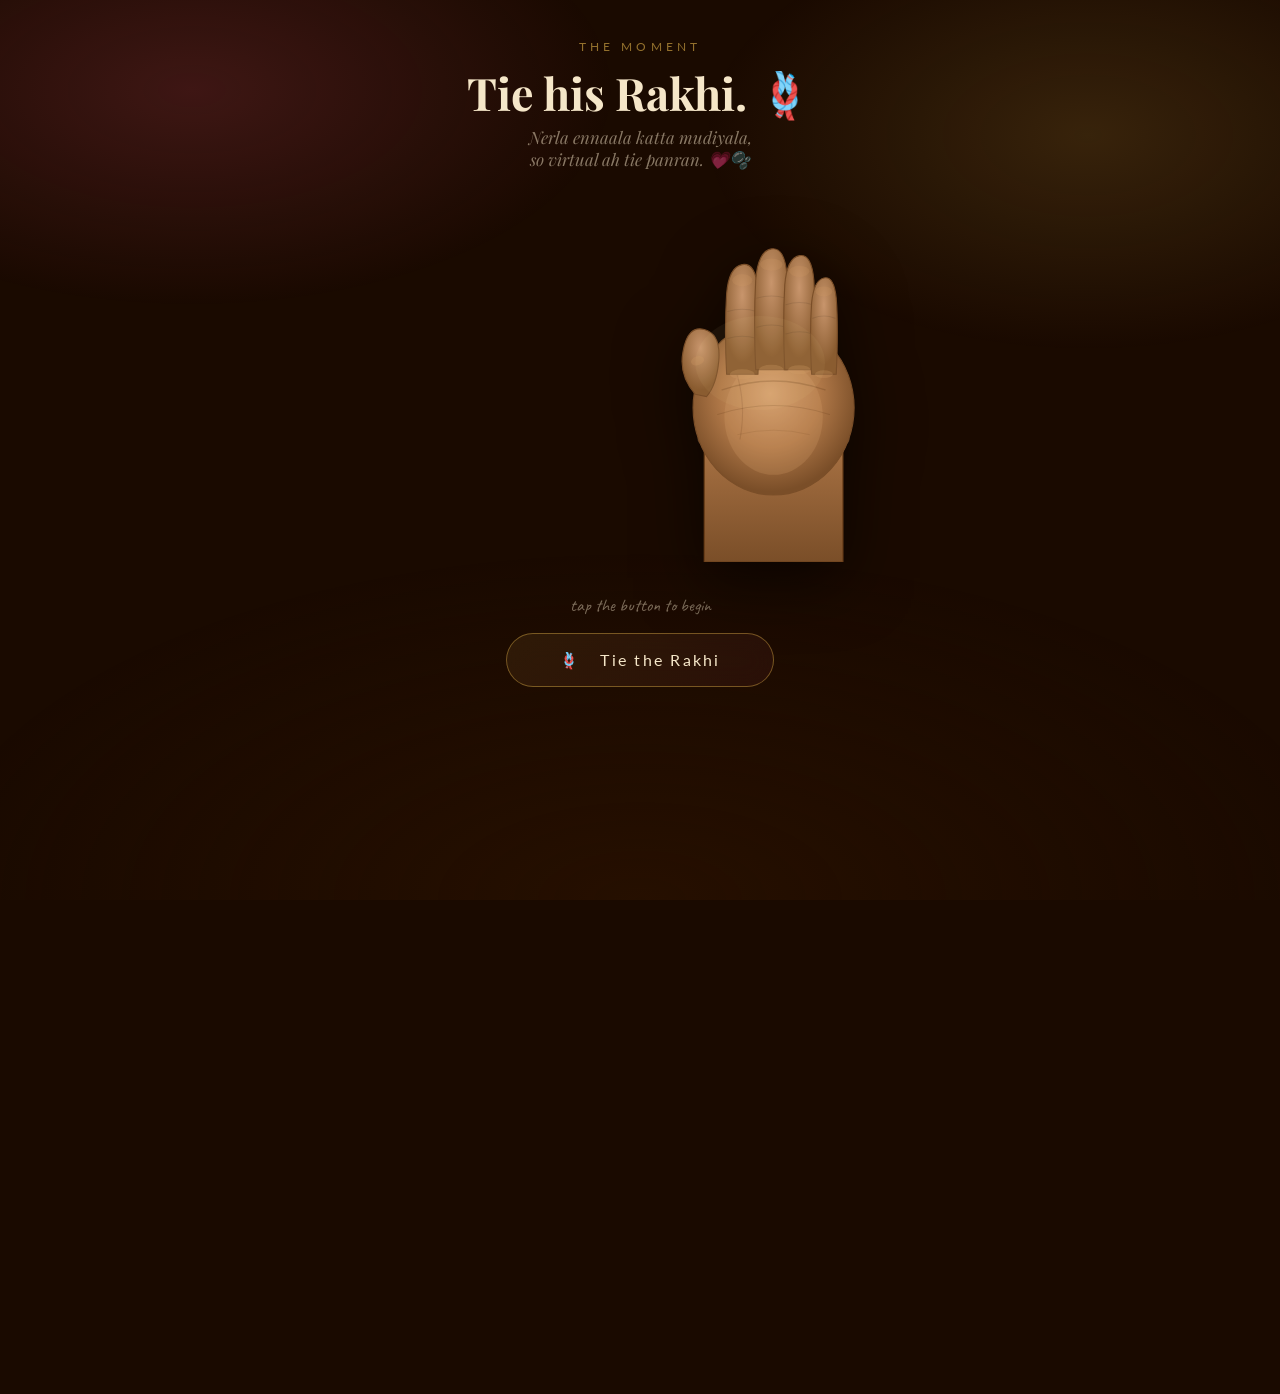
<file: ceremony.html>
<!DOCTYPE html>
<html lang="en">
<head>
<meta charset="UTF-8">
<meta name="viewport" content="width=device-width, initial-scale=1.0">
<title>Rakhi Ceremony</title>
<script src="https://cdnjs.cloudflare.com/ajax/libs/gsap/3.12.5/gsap.min.js"></script>
<link href="https://fonts.googleapis.com/css2?family=Playfair+Display:ital,wght@0,400;0,700;1,400&family=Caveat:wght@400;600;700&family=Lato:wght@300;400&display=swap" rel="stylesheet">
<style>
*{margin:0;padding:0;box-sizing:border-box;}

body{
  background:#1a0a00;
  font-family:'Lato',sans-serif;
  min-height:100vh;
  display:flex;
  flex-direction:column;
  align-items:center;
  overflow-x:hidden;
}

/* ambient glow */
.bg-glow{
  position:fixed;inset:0;z-index:0;pointer-events:none;
  background:
    radial-gradient(ellipse 55% 40% at 15% 10%, rgba(192,68,90,0.22), transparent 60%),
    radial-gradient(ellipse 50% 40% at 85% 15%, rgba(212,168,67,0.16), transparent 60%),
    radial-gradient(ellipse 80% 55% at 50% 100%, rgba(43,18,0,0.7), transparent 70%);
}

.content{position:relative;z-index:1;width:100%;display:flex;flex-direction:column;align-items:center;padding:40px 20px 60px;}

/* ── stage ── */
#stage{
  position:relative;
  width:min(580px,95vw);
  height:min(360px,62vw);
  margin:1.5rem auto;
}

@media(max-width:480px){
  #stage{ height:min(260px,72vw); }
  #tie-btn{ padding:14px 28px; font-size:0.9rem; }
  #emo-msg{ margin-top:1.5rem; }
  #ending{ margin-top:2rem; padding-top:1.5rem; }
}

/* ── man's hand ── */
#mans-hand{
  position:absolute;
  bottom:0;right:0;
  width:54%;
  transform-origin:bottom right;
  filter:drop-shadow(0 16px 32px rgba(0,0,0,0.6));
}

/* ── girl's hand ── */
#girls-hand{
  position:absolute;
  bottom:10px;left:-2%;
  width:56%;
  opacity:0;
  transform-origin:bottom left;
  filter:drop-shadow(0 16px 32px rgba(0,0,0,0.6));
  pointer-events:none;
}

/* ── rakhi on wrist ── */
#rakhi-on-wrist{
  position:absolute;
  bottom:92px;right:19%;
  width:12%;
  opacity:0;
  transform:scale(0) rotate(-30deg);
  transform-origin:center;
  pointer-events:none;
  filter:drop-shadow(0 0 8px rgba(232,115,42,0.7));
}

/* ── thread wrap ── */
#thread-wrap{
  position:absolute;
  bottom:78px;right:8%;
  width:32%;
  opacity:0;
  pointer-events:none;
}

/* ── knot ── */
#knot{
  position:absolute;
  bottom:82px;right:28%;
  width:5%;
  opacity:0;
  transform:scale(0);
  pointer-events:none;
}

/* ── sparkle container ── */
#sparkles{
  position:absolute;
  inset:0;
  pointer-events:none;
  overflow:visible;
}

.sp{
  position:absolute;
  font-size:1rem;
  opacity:0;
  pointer-events:none;
}

/* ── wrist glow ── */
#wrist-glow{
  position:absolute;
  bottom:72px;right:12%;
  width:28%;height:28px;
  border-radius:50%;
  background:radial-gradient(ellipse, rgba(212,168,67,0.0), transparent);
  pointer-events:none;
  filter:blur(6px);
}

/* ── button ── */
#tie-btn{
  position:relative;
  display:inline-flex;align-items:center;gap:12px;
  padding:16px 52px;
  border-radius:999px;
  border:1.5px solid rgba(212,168,67,0.45);
  background:linear-gradient(135deg,rgba(212,168,67,0.1),rgba(192,68,90,0.08));
  color:#f5e6c8;
  font-family:'Lato',sans-serif;
  font-size:1rem;letter-spacing:0.14em;
  cursor:pointer;
  backdrop-filter:blur(12px);
  transition:border-color 0.3s,background 0.3s;
  overflow:hidden;
  margin-top:0.8rem;
}
#tie-btn::before{
  content:'';
  position:absolute;inset:0;
  background:linear-gradient(90deg,transparent,rgba(255,255,255,0.06),transparent);
  transform:translateX(-100%);
  transition:transform 0.6s ease;
}
#tie-btn:hover::before{transform:translateX(100%);}
#tie-btn:hover{border-color:#d4a843;background:linear-gradient(135deg,rgba(212,168,67,0.2),rgba(192,68,90,0.15));}
#tie-btn:disabled{opacity:0.3;cursor:default;pointer-events:none;}

.btn-pulse{
  animation:btnGlow 2.5s ease-in-out infinite;
}
@keyframes btnGlow{
  0%,100%{box-shadow:0 0 0 0 rgba(212,168,67,0);}
  50%{box-shadow:0 0 0 14px rgba(212,168,67,0.1);}
}

/* ── emotional message ── */
#emo-msg{
  opacity:0;
  transform:translateY(22px);
  text-align:center;
  max-width:500px;
  margin-top:2.5rem;
  padding:0 16px;
}

/* ── ending ── */
#ending{
  opacity:0;
  transform:translateY(22px);
  text-align:center;
  max-width:580px;
  margin-top:3rem;
  padding:2rem 20px 0;
  border-top:1px solid rgba(245,230,200,0.07);
  width:100%;
}

.thread-line{
  width:110px;height:2px;
  background:linear-gradient(90deg,transparent,#d4a843,transparent);
  border-radius:2px;margin:0 auto;
}

.gold-text{
  background:linear-gradient(90deg,#d4a843,#e8732a);
  -webkit-background-clip:text;background-clip:text;color:transparent;
}

.photo-slot{
  width:100%;max-width:420px;aspect-ratio:3/2;
  border-radius:16px;
  border:1px dashed rgba(212,168,67,0.3);
  background:rgba(212,168,67,0.04);
  display:flex;flex-direction:column;align-items:center;justify-content:center;
  gap:8px;color:rgba(212,168,67,0.38);
  font-size:0.78rem;letter-spacing:0.1em;text-transform:uppercase;
  margin:0 auto 1.5rem;
}

/* step label */
#step-label{
  font-family:'Caveat',cursive;
  font-size:1.1rem;
  color:rgba(245,230,200,0.45);
  min-height:1.6rem;
  text-align:center;
  margin-top:0.5rem;
  transition:opacity 0.3s;
}
</style>
</head>
<body>
<div class="bg-glow"></div>
<div class="content">

<!-- heading -->
<p style="font-size:0.72rem;letter-spacing:0.35em;text-transform:uppercase;color:rgba(212,168,67,0.65);text-align:center;margin-bottom:0.6rem;">the moment</p>
<h1 style="font-family:'Playfair Display',serif;font-size:clamp(1.8rem,5vw,2.8rem);color:#f5e6c8;text-align:center;margin-bottom:0.3rem;">Tie his Rakhi. 🪢</h1>
<p style="font-family:'Playfair Display',serif;font-style:italic;font-size:clamp(0.9rem,2vw,1.05rem);color:rgba(245,230,200,0.5);text-align:center;margin-bottom:0.5rem;">Nerla ennaala katta mudiyala,<br>so virtual ah tie panran. 💗🫧</p>

<!-- stage -->
<div id="stage">
<div id="wrist-glow"></div>

<!-- MAN'S HAND -->
<svg id="mans-hand" viewBox="0 0 280 330" fill="none" xmlns="http://www.w3.org/2000/svg">
<defs>
  <radialGradient id="mg1" cx="48%" cy="42%" r="56%">
    <stop offset="0%" stop-color="#d4a070"/>
    <stop offset="55%" stop-color="#b07848"/>
    <stop offset="100%" stop-color="#7a4e28"/>
  </radialGradient>
  <radialGradient id="mg2" cx="50%" cy="28%" r="62%">
    <stop offset="0%" stop-color="#c8956c"/>
    <stop offset="100%" stop-color="#8a5c30"/>
  </radialGradient>
  <linearGradient id="marm" x1="0" y1="0" x2="0" y2="1">
    <stop offset="0%" stop-color="#b07848"/>
    <stop offset="100%" stop-color="#7a4e28"/>
  </linearGradient>
  <radialGradient id="mpalm" cx="50%" cy="60%" r="55%">
    <stop offset="0%" stop-color="#c8956c"/>
    <stop offset="100%" stop-color="#9a6438"/>
  </radialGradient>
  <filter id="mshadow" x="-20%" y="-20%" width="140%" height="140%">
    <feDropShadow dx="0" dy="4" stdDeviation="6" flood-color="rgba(0,0,0,0.35)"/>
  </filter>
</defs>
<!-- forearm -->
<path d="M78 330 L78 228 Q78 210 98 206 L182 206 Q202 210 202 228 L202 330 Z" fill="url(#marm)" stroke="#6a3e18" stroke-width="1"/>
<!-- wrist bone bumps -->
<ellipse cx="82" cy="220" rx="10" ry="7" fill="rgba(210,155,100,0.35)"/>
<ellipse cx="198" cy="220" rx="10" ry="7" fill="rgba(210,155,100,0.35)"/>
<!-- wrist creases -->
<path d="M80 226 Q140 238 200 226" stroke="rgba(0,0,0,0.16)" stroke-width="1.5" fill="none" stroke-linecap="round"/>
<path d="M82 234 Q140 244 198 234" stroke="rgba(0,0,0,0.09)" stroke-width="1" fill="none" stroke-linecap="round"/>
<!-- palm -->
<ellipse cx="140" cy="192" rx="72" ry="78" fill="url(#mg1)" stroke="#7a4e28" stroke-width="1"/>
<!-- palm inner highlight -->
<ellipse cx="140" cy="200" rx="44" ry="52" fill="rgba(220,165,110,0.22)"/>
<!-- palm lines -->
<path d="M94 176 Q140 160 186 176" stroke="rgba(70,35,8,0.2)" stroke-width="1.3" fill="none" stroke-linecap="round"/>
<path d="M90 198 Q140 182 190 198" stroke="rgba(70,35,8,0.15)" stroke-width="1" fill="none" stroke-linecap="round"/>
<path d="M108 216 Q140 208 172 216" stroke="rgba(70,35,8,0.1)" stroke-width="0.8" fill="none" stroke-linecap="round"/>
<path d="M106 158 Q116 188 110 220" stroke="rgba(70,35,8,0.13)" stroke-width="1" fill="none" stroke-linecap="round"/>

<!-- THUMB -->
<path d="M70 180 Q55 163 59 142 Q63 118 78 122 Q93 126 91 150 Q89 172 80 182 Z" fill="url(#mg2)" stroke="#7a4e28" stroke-width="1"/>
<ellipse cx="72" cy="150" rx="6" ry="4" fill="rgba(210,155,100,0.28)" transform="rotate(-18 72 150)"/>
<!-- INDEX -->
<path d="M98 162 Q96 122 98 90 Q100 66 112 64 Q124 62 126 86 Q128 114 126 162 Z" fill="url(#mg2)" stroke="#7a4e28" stroke-width="1"/>
<ellipse cx="112" cy="78" rx="9" ry="5.5" fill="rgba(210,155,100,0.22)"/>
<path d="M99 106 Q112 102 125 106" stroke="rgba(0,0,0,0.09)" stroke-width="0.9" fill="none" stroke-linecap="round"/>
<path d="M99 130 Q112 126 125 130" stroke="rgba(0,0,0,0.09)" stroke-width="0.9" fill="none" stroke-linecap="round"/>
<!-- MIDDLE -->
<path d="M124 158 Q122 114 124 78 Q126 52 138 50 Q150 48 152 74 Q154 110 152 158 Z" fill="url(#mg2)" stroke="#7a4e28" stroke-width="1"/>
<ellipse cx="138" cy="64" rx="10" ry="5.5" fill="rgba(210,155,100,0.22)"/>
<path d="M125 94 Q138 90 151 94" stroke="rgba(0,0,0,0.09)" stroke-width="0.9" fill="none" stroke-linecap="round"/>
<path d="M125 120 Q138 116 151 120" stroke="rgba(0,0,0,0.09)" stroke-width="0.9" fill="none" stroke-linecap="round"/>
<!-- RING -->
<path d="M150 158 Q148 116 150 82 Q152 58 163 56 Q174 54 176 78 Q178 112 176 158 Z" fill="url(#mg2)" stroke="#7a4e28" stroke-width="1"/>
<ellipse cx="163" cy="70" rx="9" ry="5" fill="rgba(210,155,100,0.22)"/>
<path d="M151 100 Q163 96 175 100" stroke="rgba(0,0,0,0.09)" stroke-width="0.9" fill="none" stroke-linecap="round"/>
<path d="M151 126 Q163 122 175 126" stroke="rgba(0,0,0,0.09)" stroke-width="0.9" fill="none" stroke-linecap="round"/>
<!-- PINKY -->
<path d="M174 162 Q172 126 174 98 Q176 78 185 76 Q194 74 196 94 Q198 120 196 162 Z" fill="url(#mg2)" stroke="#7a4e28" stroke-width="1"/>
<ellipse cx="185" cy="88" rx="7.5" ry="4.5" fill="rgba(210,155,100,0.22)"/>
<path d="M175 112 Q185 108 195 112" stroke="rgba(0,0,0,0.09)" stroke-width="0.9" fill="none" stroke-linecap="round"/>
<!-- knuckle highlights -->
<ellipse cx="112" cy="162" rx="11" ry="4.5" fill="rgba(210,155,100,0.28)"/>
<ellipse cx="138" cy="158" rx="11" ry="4.5" fill="rgba(210,155,100,0.28)"/>
<ellipse cx="163" cy="158" rx="10" ry="4" fill="rgba(210,155,100,0.28)"/>
<ellipse cx="185" cy="162" rx="8" ry="3.5" fill="rgba(210,155,100,0.28)"/>
<!-- overall sheen -->
<ellipse cx="128" cy="152" rx="58" ry="42" fill="rgba(255,220,160,0.05)"/>
</svg>

<!-- GIRL'S HAND -->
<svg id="girls-hand" viewBox="0 0 280 330" fill="none" xmlns="http://www.w3.org/2000/svg">
<defs>
  <radialGradient id="fg1" cx="48%" cy="38%" r="58%">
    <stop offset="0%" stop-color="#eec090"/>
    <stop offset="52%" stop-color="#d4956e"/>
    <stop offset="100%" stop-color="#a06038"/>
  </radialGradient>
  <radialGradient id="fg2" cx="50%" cy="24%" r="64%">
    <stop offset="0%" stop-color="#f0c898"/>
    <stop offset="100%" stop-color="#b87050"/>
  </radialGradient>
  <linearGradient id="farm" x1="0" y1="0" x2="0" y2="1">
    <stop offset="0%" stop-color="#d4956e"/>
    <stop offset="100%" stop-color="#9a6038"/>
  </linearGradient>
  <linearGradient id="bg1" x1="0" y1="0" x2="1" y2="0">
    <stop offset="0%" stop-color="#f8d878"/>
    <stop offset="40%" stop-color="#d4a843"/>
    <stop offset="100%" stop-color="#f8d878"/>
  </linearGradient>
  <linearGradient id="bg2" x1="0" y1="0" x2="1" y2="0">
    <stop offset="0%" stop-color="#e87090"/>
    <stop offset="40%" stop-color="#c0445a"/>
    <stop offset="100%" stop-color="#e87090"/>
  </linearGradient>
  <linearGradient id="bg3" x1="0" y1="0" x2="1" y2="0">
    <stop offset="0%" stop-color="#f8a060"/>
    <stop offset="40%" stop-color="#e8732a"/>
    <stop offset="100%" stop-color="#f8a060"/>
  </linearGradient>
  <linearGradient id="ng1" x1="0" y1="0" x2="0" y2="1">
    <stop offset="0%" stop-color="#e04878"/>
    <stop offset="100%" stop-color="#881838"/>
  </linearGradient>
  <radialGradient id="rg1" cx="50%" cy="45%" r="56%">
    <stop offset="0%" stop-color="#ffaa60"/>
    <stop offset="55%" stop-color="#e8732a"/>
    <stop offset="100%" stop-color="#b84808"/>
  </radialGradient>
</defs>
<!-- forearm -->
<path d="M74 330 L74 232 Q74 214 94 210 L186 210 Q206 214 206 232 L206 330 Z" fill="url(#farm)" stroke="#886030" stroke-width="1"/>
<!-- BANGLES -->
<ellipse cx="140" cy="318" rx="60" ry="10" fill="none" stroke="url(#bg1)" stroke-width="2.5" stroke-dasharray="5 3" opacity="0.85"/>
<ellipse cx="140" cy="305" rx="60" ry="10" fill="none" stroke="url(#bg3)" stroke-width="3.5"/>
<ellipse cx="140" cy="305" rx="60" ry="10" fill="none" stroke="rgba(255,255,255,0.14)" stroke-width="1"/>
<ellipse cx="140" cy="291" rx="60" ry="10" fill="none" stroke="url(#bg2)" stroke-width="4.5"/>
<ellipse cx="140" cy="291" rx="60" ry="10" fill="none" stroke="rgba(255,255,255,0.16)" stroke-width="1.2"/>
<ellipse cx="140" cy="276" rx="60" ry="10" fill="none" stroke="url(#bg1)" stroke-width="5.5"/>
<ellipse cx="140" cy="276" rx="60" ry="10" fill="none" stroke="rgba(255,255,255,0.2)" stroke-width="1.5"/>
<!-- bangle glow -->
<ellipse cx="140" cy="276" rx="60" ry="10" fill="none" stroke="rgba(212,168,67,0.22)" stroke-width="12"/>
<!-- wrist crease -->
<path d="M78 236 Q140 248 202 236" stroke="rgba(0,0,0,0.13)" stroke-width="1.3" fill="none" stroke-linecap="round"/>
<!-- palm -->
<ellipse cx="140" cy="188" rx="68" ry="74" fill="url(#fg1)" stroke="#886030" stroke-width="1"/>
<ellipse cx="140" cy="196" rx="42" ry="48" fill="rgba(245,195,150,0.18)"/>
<!-- MEHENDI -->
<circle cx="140" cy="188" r="30" fill="none" stroke="#5a2406" stroke-width="1.5" opacity="0.52"/>
<circle cx="140" cy="188" r="19" fill="none" stroke="#5a2406" stroke-width="1.1" opacity="0.45"/>
<circle cx="140" cy="188" r="6" fill="#5a2406" opacity="0.4"/>
<circle cx="140" cy="158" r="4" fill="#5a2406" opacity="0.4"/>
<circle cx="158" cy="162" r="3.5" fill="#5a2406" opacity="0.36"/>
<circle cx="168" cy="176" r="3.5" fill="#5a2406" opacity="0.36"/>
<circle cx="168" cy="200" r="3.5" fill="#5a2406" opacity="0.36"/>
<circle cx="158" cy="214" r="3.5" fill="#5a2406" opacity="0.36"/>
<circle cx="140" cy="218" r="4" fill="#5a2406" opacity="0.4"/>
<circle cx="122" cy="214" r="3.5" fill="#5a2406" opacity="0.36"/>
<circle cx="112" cy="200" r="3.5" fill="#5a2406" opacity="0.36"/>
<circle cx="112" cy="176" r="3.5" fill="#5a2406" opacity="0.36"/>
<circle cx="122" cy="162" r="3.5" fill="#5a2406" opacity="0.36"/>
<path d="M112 174 Q140 156 168 174" stroke="#5a2406" stroke-width="1.1" fill="none" opacity="0.3" stroke-linecap="round"/>
<path d="M112 202 Q140 220 168 202" stroke="#5a2406" stroke-width="1.1" fill="none" opacity="0.3" stroke-linecap="round"/>
<path d="M126 162 Q140 154 154 162" stroke="#5a2406" stroke-width="0.9" fill="none" opacity="0.28" stroke-linecap="round"/>
<circle cx="114" cy="150" r="2.5" fill="#5a2406" opacity="0.32"/>
<circle cx="140" cy="144" r="2.5" fill="#5a2406" opacity="0.32"/>
<circle cx="166" cy="150" r="2.5" fill="#5a2406" opacity="0.32"/>

<!-- THUMB -->
<path d="M74 182 Q59 164 63 142 Q67 118 82 122 Q97 126 95 150 Q93 172 83 184 Z" fill="url(#fg2)" stroke="#886030" stroke-width="1"/>
<!-- INDEX -->
<path d="M102 158 Q100 118 102 86 Q104 62 115 60 Q126 58 128 82 Q130 110 128 158 Z" fill="url(#fg2)" stroke="#886030" stroke-width="1"/>
<path d="M104 70 Q115 60 126 70 Q128 80 115 82 Q102 80 104 70 Z" fill="url(#ng1)"/>
<ellipse cx="113" cy="70" rx="4.5" ry="2.8" fill="rgba(255,255,255,0.48)"/>
<path d="M103 104 Q115 100 127 104" stroke="rgba(0,0,0,0.1)" stroke-width="0.9" fill="none" stroke-linecap="round"/>
<path d="M103 128 Q115 124 127 128" stroke="rgba(0,0,0,0.1)" stroke-width="0.9" fill="none" stroke-linecap="round"/>
<!-- MIDDLE -->
<path d="M126 155 Q124 110 126 74 Q128 50 140 48 Q152 46 154 70 Q156 108 154 155 Z" fill="url(#fg2)" stroke="#886030" stroke-width="1"/>
<path d="M128 58 Q140 48 152 58 Q154 68 140 70 Q126 68 128 58 Z" fill="url(#ng1)"/>
<ellipse cx="139" cy="58" rx="5" ry="2.8" fill="rgba(255,255,255,0.48)"/>
<path d="M127 92 Q140 88 153 92" stroke="rgba(0,0,0,0.1)" stroke-width="0.9" fill="none" stroke-linecap="round"/>
<path d="M127 118 Q140 114 153 118" stroke="rgba(0,0,0,0.1)" stroke-width="0.9" fill="none" stroke-linecap="round"/>
<!-- RING -->
<path d="M152 156 Q150 114 152 80 Q154 56 165 54 Q176 52 178 76 Q180 110 178 156 Z" fill="url(#fg2)" stroke="#886030" stroke-width="1"/>
<path d="M154 64 Q165 54 176 64 Q178 74 165 76 Q152 74 154 64 Z" fill="url(#ng1)"/>
<ellipse cx="164" cy="64" rx="4.5" ry="2.8" fill="rgba(255,255,255,0.48)"/>
<path d="M153 98 Q165 94 177 98" stroke="rgba(0,0,0,0.1)" stroke-width="0.9" fill="none" stroke-linecap="round"/>
<path d="M153 124 Q165 120 177 124" stroke="rgba(0,0,0,0.1)" stroke-width="0.9" fill="none" stroke-linecap="round"/>
<!-- PINKY -->
<path d="M176 158 Q174 122 176 94 Q178 74 187 72 Q196 70 198 90 Q200 116 198 158 Z" fill="url(#fg2)" stroke="#886030" stroke-width="1"/>
<path d="M178 80 Q187 72 196 80 Q198 90 187 91 Q176 90 178 80 Z" fill="url(#ng1)"/>
<ellipse cx="186" cy="80" rx="4" ry="2.5" fill="rgba(255,255,255,0.48)"/>
<path d="M177 110 Q187 106 197 110" stroke="rgba(0,0,0,0.1)" stroke-width="0.9" fill="none" stroke-linecap="round"/>
<!-- knuckle highlights -->
<ellipse cx="115" cy="158" rx="12" ry="4.5" fill="rgba(235,185,140,0.26)"/>
<ellipse cx="140" cy="155" rx="12" ry="4.5" fill="rgba(235,185,140,0.26)"/>
<ellipse cx="165" cy="156" rx="11" ry="4" fill="rgba(235,185,140,0.26)"/>
<ellipse cx="187" cy="158" rx="9" ry="3.5" fill="rgba(235,185,140,0.26)"/>
<ellipse cx="130" cy="150" rx="54" ry="40" fill="rgba(255,220,175,0.06)"/>
<!-- RAKHI held at fingertips -->
<path d="M86 132 Q92 152 88 174" stroke="#d4a843" stroke-width="2.8" stroke-linecap="round" fill="none"/>
<path d="M86 132 Q80 152 84 174" stroke="#c0445a" stroke-width="2.2" stroke-linecap="round" fill="none"/>
<path d="M86 132 Q86 155 86 176" stroke="#e8732a" stroke-width="1.5" stroke-linecap="round" fill="none" opacity="0.55"/>
<circle cx="86" cy="116" r="22" fill="url(#rg1)"/>
<circle cx="86" cy="116" r="10" fill="#f3cd6e"/>
<circle cx="86" cy="116" r="4.5" fill="#e8732a"/>
<circle cx="86" cy="94" r="7.5" fill="#c0445a"/>
<circle cx="101" cy="99" r="7.5" fill="#c0445a"/>
<circle cx="108" cy="116" r="7.5" fill="#c0445a"/>
<circle cx="101" cy="133" r="7.5" fill="#c0445a"/>
<circle cx="86" cy="138" r="7.5" fill="#c0445a"/>
<circle cx="71" cy="133" r="7.5" fill="#c0445a"/>
<circle cx="64" cy="116" r="7.5" fill="#c0445a"/>
<circle cx="71" cy="99" r="7.5" fill="#c0445a"/>
<ellipse cx="80" cy="110" rx="6" ry="4" fill="rgba(255,255,255,0.38)" transform="rotate(-30 80 110)"/>
<circle cx="84" cy="96" r="2.8" fill="rgba(255,255,255,0.55)"/>
</svg>

<!-- RAKHI ON WRIST -->
<svg id="rakhi-on-wrist" viewBox="0 0 68 68" fill="none">
  <defs>
    <radialGradient id="rw1" cx="50%" cy="45%" r="56%">
      <stop offset="0%" stop-color="#ffaa60"/>
      <stop offset="100%" stop-color="#b84808"/>
    </radialGradient>
  </defs>
  <circle cx="34" cy="34" r="20" fill="url(#rw1)"/>
  <circle cx="34" cy="34" r="9" fill="#f3cd6e"/>
  <circle cx="34" cy="34" r="4" fill="#e8732a"/>
  <circle cx="34" cy="14" r="8" fill="#c0445a"/>
  <circle cx="48" cy="20" r="8" fill="#c0445a"/>
  <circle cx="54" cy="34" r="8" fill="#c0445a"/>
  <circle cx="48" cy="48" r="8" fill="#c0445a"/>
  <circle cx="34" cy="54" r="8" fill="#c0445a"/>
  <circle cx="20" cy="48" r="8" fill="#c0445a"/>
  <circle cx="14" cy="34" r="8" fill="#c0445a"/>
  <circle cx="20" cy="20" r="8" fill="#c0445a"/>
  <ellipse cx="29" cy="28" rx="5" ry="3.5" fill="rgba(255,255,255,0.42)" transform="rotate(-35 29 28)"/>
</svg>

<!-- THREAD WRAP -->
<svg id="thread-wrap" viewBox="0 0 100 28" fill="none">
  <path d="M0 14 Q12 4 25 14 Q38 24 50 14 Q62 4 75 14 Q88 24 100 14" stroke="#d4a843" stroke-width="3.5" stroke-linecap="round" fill="none"/>
  <path d="M0 18 Q12 8 25 18 Q38 28 50 18 Q62 8 75 18 Q88 28 100 18" stroke="#c0445a" stroke-width="2.2" stroke-linecap="round" fill="none" opacity="0.6"/>
  <path d="M0 10 Q12 2 25 10 Q38 18 50 10 Q62 2 75 10 Q88 18 100 10" stroke="#f3cd6e" stroke-width="1.2" stroke-linecap="round" fill="none" opacity="0.38"/>
</svg>

<!-- KNOT -->
<svg id="knot" viewBox="0 0 24 24" fill="none">
  <circle cx="12" cy="12" r="8" fill="#d4a843"/>
  <circle cx="12" cy="12" r="4" fill="#f3cd6e"/>
  <path d="M4 12 Q8 6 12 12 Q16 18 20 12" stroke="#c0445a" stroke-width="1.5" fill="none" stroke-linecap="round"/>
</svg>

<!-- sparkles -->
<div id="sparkles"></div>

</div><!-- end stage -->

<div id="step-label">tap the button to begin</div>

<button id="tie-btn" class="btn-pulse" onclick="startCeremony()">
  🪢 &nbsp; Tie the Rakhi
</button>

<!-- emotional message -->
<div id="emo-msg">
  <div class="thread-line" style="margin-bottom:1.4rem;"></div>
  <p style="font-family:'Caveat',cursive;font-size:clamp(1.4rem,4vw,2rem);color:rgba(245,230,200,0.95);margin-bottom:0.6rem;">There. ❤️</p>
  <p style="font-family:'Caveat',cursive;font-size:clamp(1rem,2.5vw,1.3rem);color:rgba(245,230,200,0.72);line-height:1.9;">
    I know it's not the same as being there.<br>
    But for a second — pretend I was.
  </p>
  <p style="font-size:0.7rem;letter-spacing:0.16em;text-transform:uppercase;color:rgba(245,230,200,0.22);margin-top:1.4rem;">
    next time kandipa nerla tie panran anna 💗🫧
  </p>
</div>

<!-- ending -->
<div id="ending">
  <p style="font-family:'Caveat',cursive;font-size:clamp(1.05rem,2.5vw,1.3rem);color:rgba(245,230,200,0.75);line-height:2;margin-bottom:2rem;">
    Happy Raksha Bandhan, Rupesh Anna. 🧡<br><br>
    Not my brother by blood.<br>
    But my brother by heart.<br><br>
    Until I can tie it for real —<br>
    this one was tied with everything I have.
  </p>
  <p style="font-size:0.65rem;color:rgba(245,230,200,0.12);letter-spacing:0.08em;">made with a full heart, by Swarna 🧡</p>

</div><!-- end content -->

<script>
window.scrollTo(0,0);
document.documentElement.scrollTop = 0;
document.body.scrollTop = 0;
try {
  if (window.parent && window.parent !== window) {
    window.parent.scrollTo({ top: 0, behavior: 'auto' });
    const appView = window.parent.document.querySelector('[data-testid=stAppViewContainer]');
    if (appView) appView.scrollTop = 0;
  }
} catch (e) {}
var tl = null;

// initialise girl's hand position via GSAP so it owns the transform
window.addEventListener('DOMContentLoaded', function(){
  gsap.set('#girls-hand', {xPercent:-130, rotation:15, opacity:0});
});

function setLabel(txt){
  var el = document.getElementById('step-label');
  gsap.to(el, {opacity:0, duration:0.3, onComplete:function(){
    el.textContent = txt;
    gsap.to(el, {opacity:1, duration:0.4});
  }});
}

function spawnSparkle(emoji, top, left, delay){
  var s = document.createElement('div');
  s.className = 'sp';
  s.textContent = emoji;
  s.style.top = top;
  s.style.left = left;
  document.getElementById('sparkles').appendChild(s);
  gsap.fromTo(s,
    {opacity:0, scale:0.2, y:0},
    {opacity:1, scale:1.3, y:-30, duration:0.5, delay:delay, ease:'back.out(2)',
     onComplete:function(){
       gsap.to(s,{opacity:0, y:-55, scale:0.8, duration:0.6, ease:'power2.in',
         onComplete:function(){ s.remove(); }
       });
     }
    }
  );
}

function burstSparkles(){
  var items = [
    {e:'✨',t:'22%',l:'40%',d:0},
    {e:'🧡',t:'12%',l:'52%',d:0.08},
    {e:'💛',t:'18%',l:'62%',d:0.14},
    {e:'✨',t:'8%', l:'46%',d:0.06},
    {e:'💫',t:'28%',l:'56%',d:0.18},
    {e:'🌸',t:'15%',l:'35%',d:0.1},
    {e:'🧡',t:'20%',l:'68%',d:0.22},
    {e:'✨',t:'6%', l:'58%',d:0.04},
    {e:'💛',t:'25%',l:'44%',d:0.16},
  ];
  items.forEach(function(it){
    spawnSparkle(it.e, it.t, it.l, it.d);
  });
}

function startCeremony(){
  var btn = document.getElementById('tie-btn');
  btn.disabled = true;
  btn.classList.remove('btn-pulse');

  var girl  = document.getElementById('girls-hand');
  var mans  = document.getElementById('mans-hand');
  var glow  = document.getElementById('wrist-glow');
  var rakhi = document.getElementById('rakhi-on-wrist');
  var thread= document.getElementById('thread-wrap');
  var knot  = document.getElementById('knot');
  var emo   = document.getElementById('emo-msg');
  var end   = document.getElementById('ending');

  tl = gsap.timeline();

  // 1. wrist anticipation glow
  tl.to(glow, {
    background:'radial-gradient(ellipse, rgba(212,168,67,0.35), transparent)',
    duration:0.8, ease:'power2.out'
  }, 0);

  setLabel('she is coming…');

  // 2. girl's hand glides in
  tl.to(girl, {
    xPercent:0, rotation:0, opacity:1,
    duration:2.2,
    ease:'power3.out'
  }, 0.3);

  // 3. hand settles — slight bounce
  tl.to(girl, {
    y:-6, duration:0.35, ease:'power2.out'
  }, 2.3)
  .to(girl, {
    y:0, duration:0.4, ease:'bounce.out'
  }, 2.65);

  // 4. rakhi appears on wrist with spring pop
  tl.call(function(){ setLabel('placing the rakhi…'); }, [], 2.8);
  tl.to(rakhi, {
    opacity:1, scale:1, rotation:0,
    duration:0.7, ease:'back.out(2.5)'
  }, 2.9);

  // 5. thread wraps around
  tl.call(function(){ setLabel('wrapping the thread…'); }, [], 3.5);
  tl.fromTo(thread,
    {opacity:0, scaleX:0, transformOrigin:'left center'},
    {opacity:1, scaleX:1, duration:0.8, ease:'power2.out'},
    3.6
  );

  // 6. knot tied
  tl.call(function(){ setLabel('tying the knot…'); }, [], 4.3);
  tl.to(knot, {
    opacity:1, scale:1,
    duration:0.5, ease:'back.out(3)'
  }, 4.4);

  // 7. sparkles burst
  tl.call(burstSparkles, [], 4.7);

  // 8. wrist glow pulses gold
  tl.to(glow, {
    background:'radial-gradient(ellipse, rgba(212,168,67,0.55), transparent)',
    duration:0.4, ease:'power2.out'
  }, 4.7)
  .to(glow, {
    background:'radial-gradient(ellipse, rgba(212,168,67,0.2), transparent)',
    duration:1.2, ease:'power2.in'
  }, 5.1);

  // 9. girl's hand retreats
  tl.call(function(){ setLabel(''); }, [], 5.2);
  tl.to(girl, {
    xPercent:-130, rotation:14, opacity:0,
    duration:1.6, ease:'power3.inOut'
  }, 5.3);

  // 10. emotional message
  tl.to(emo, {
    opacity:1, y:0,
    duration:1.4, ease:'power2.out'
  }, 6.6);

  // 11. ending
  tl.to(end, {
    opacity:1, y:0,
    duration:1.4, ease:'power2.out'
  }, 8.2);
}
</script>
</body>
</html>
</file>
